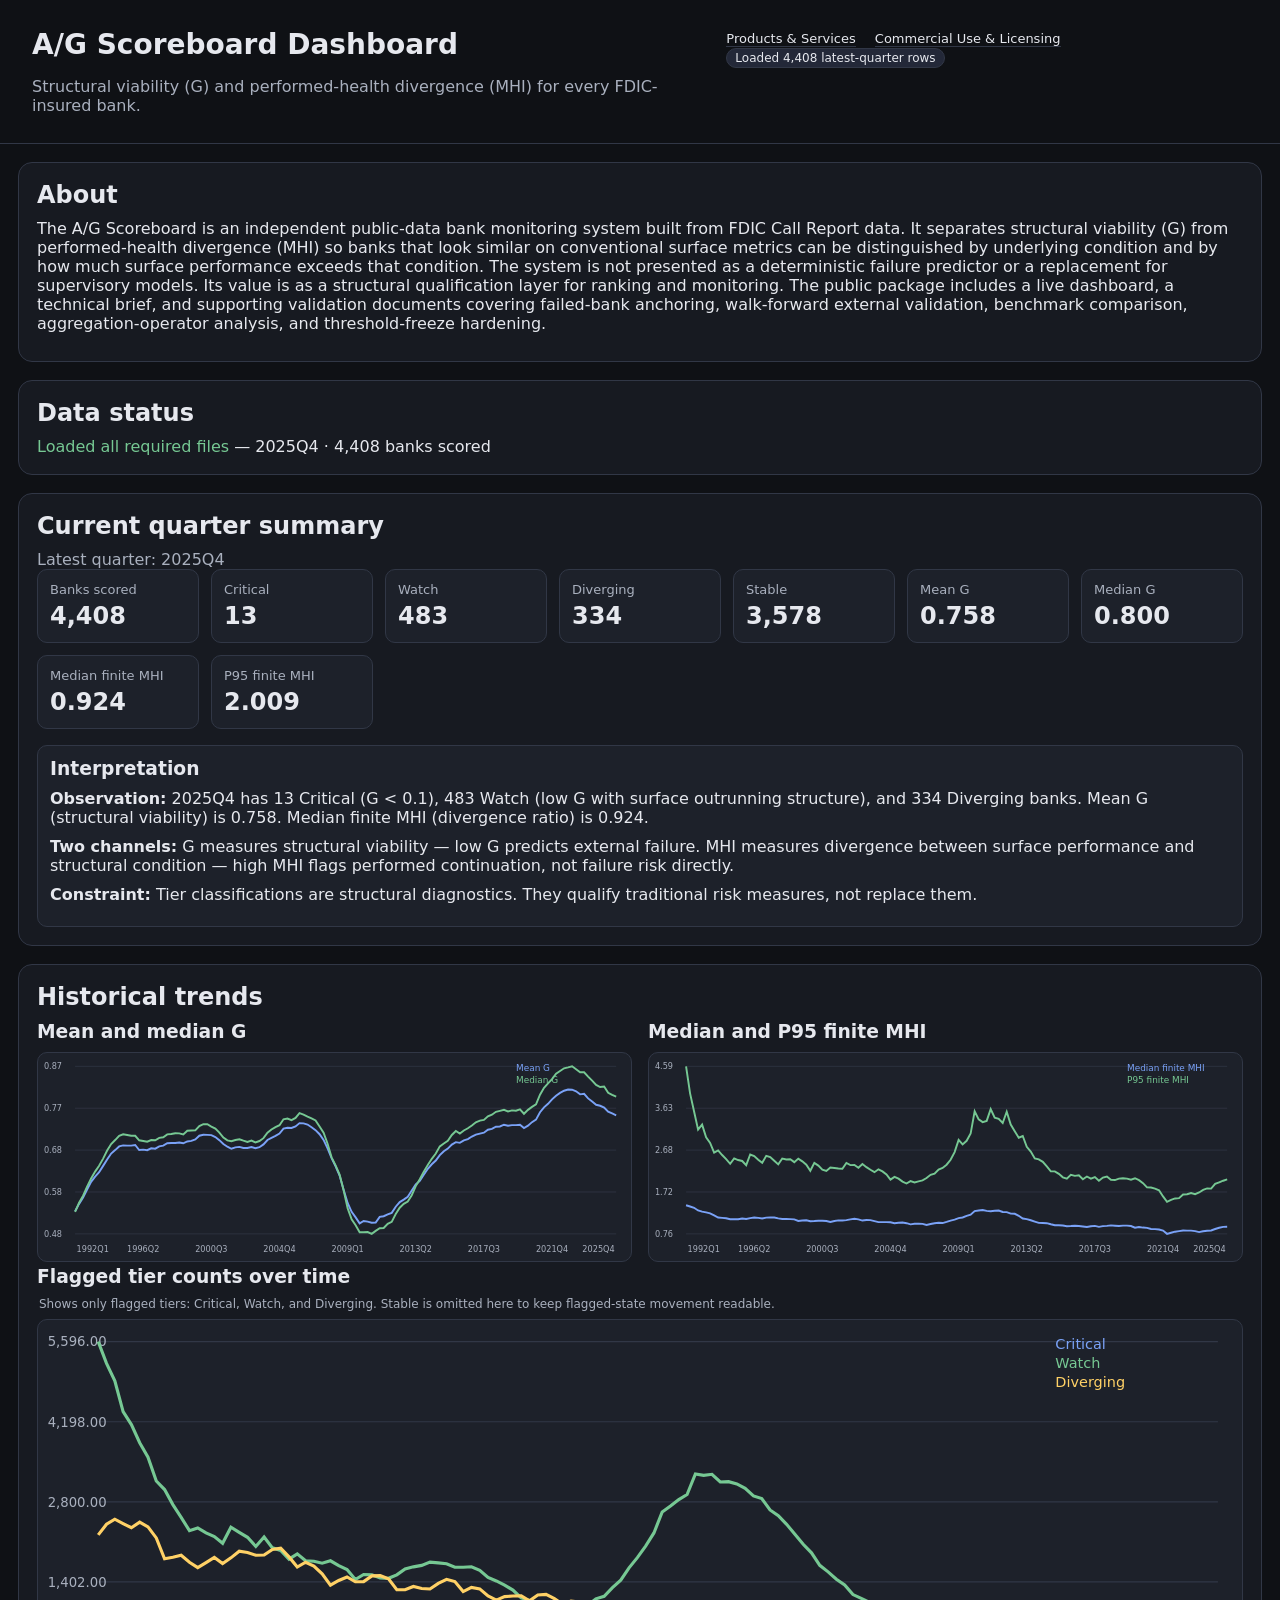
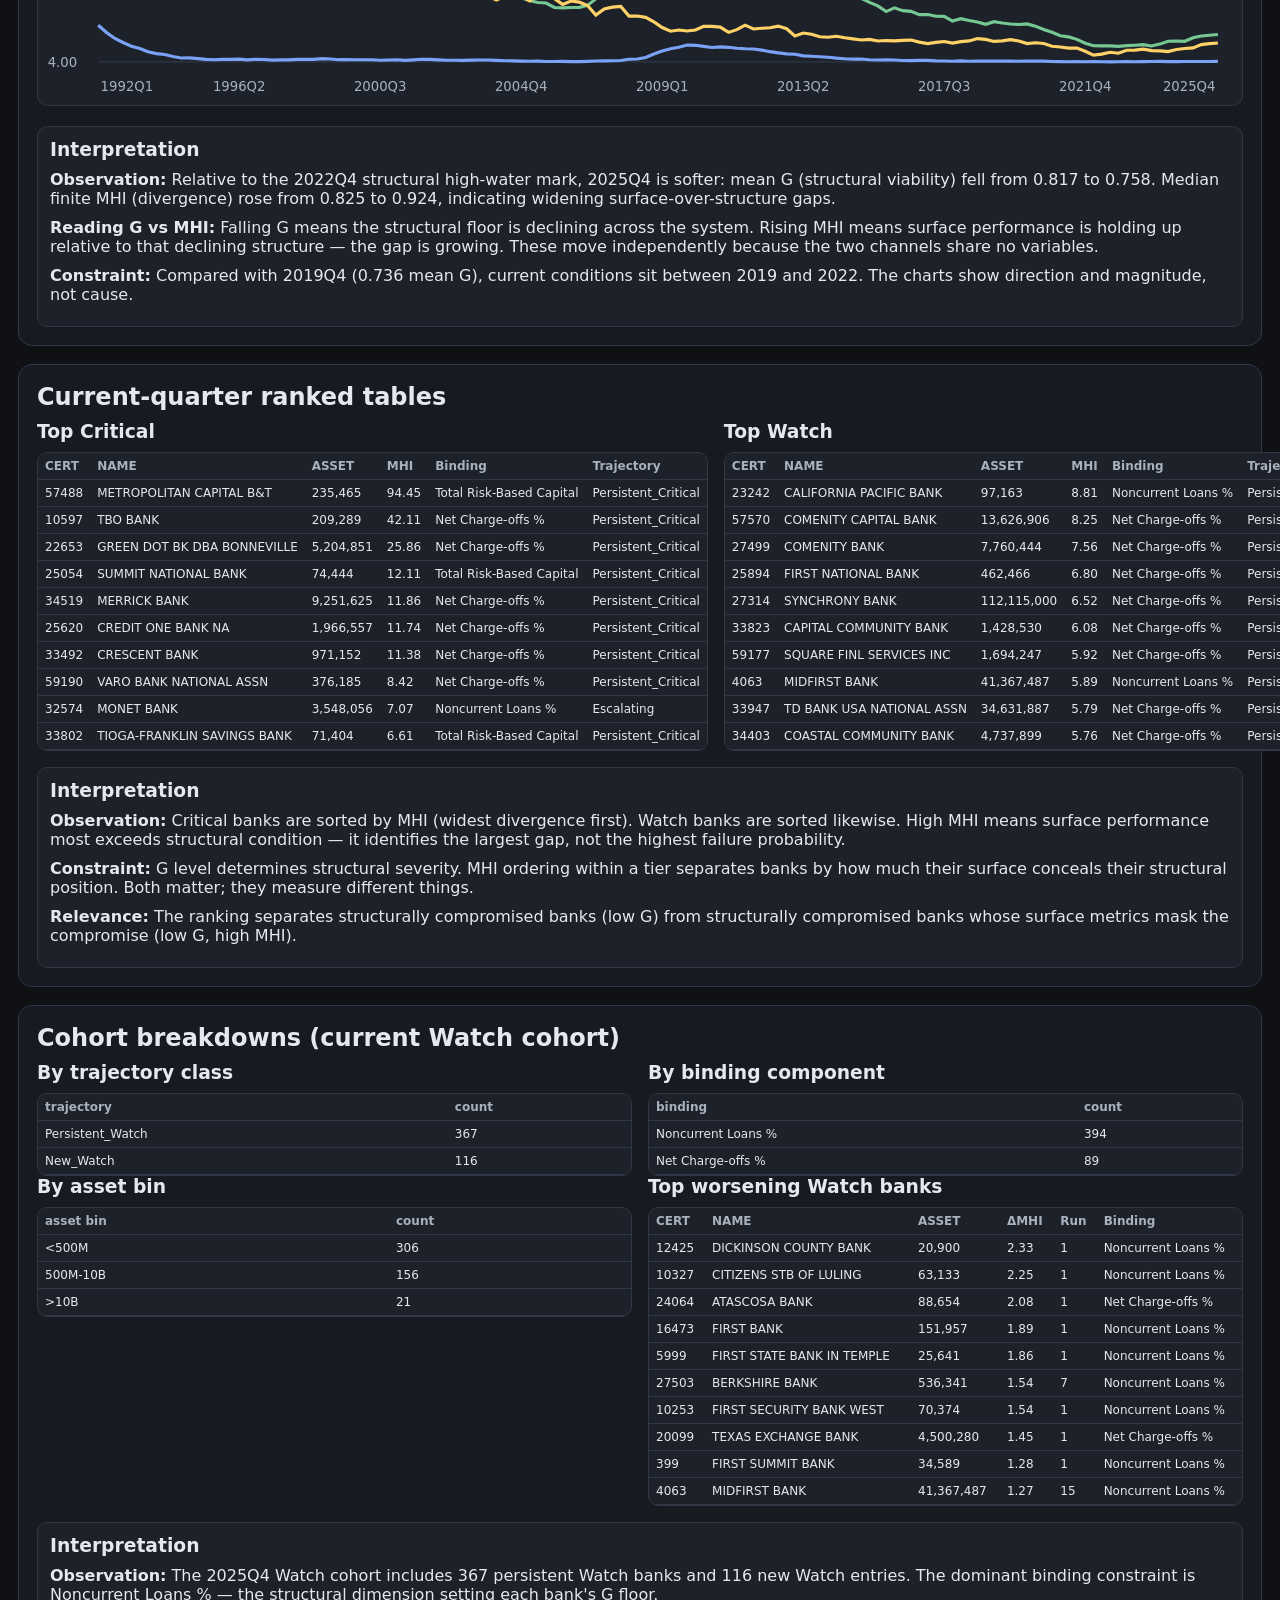
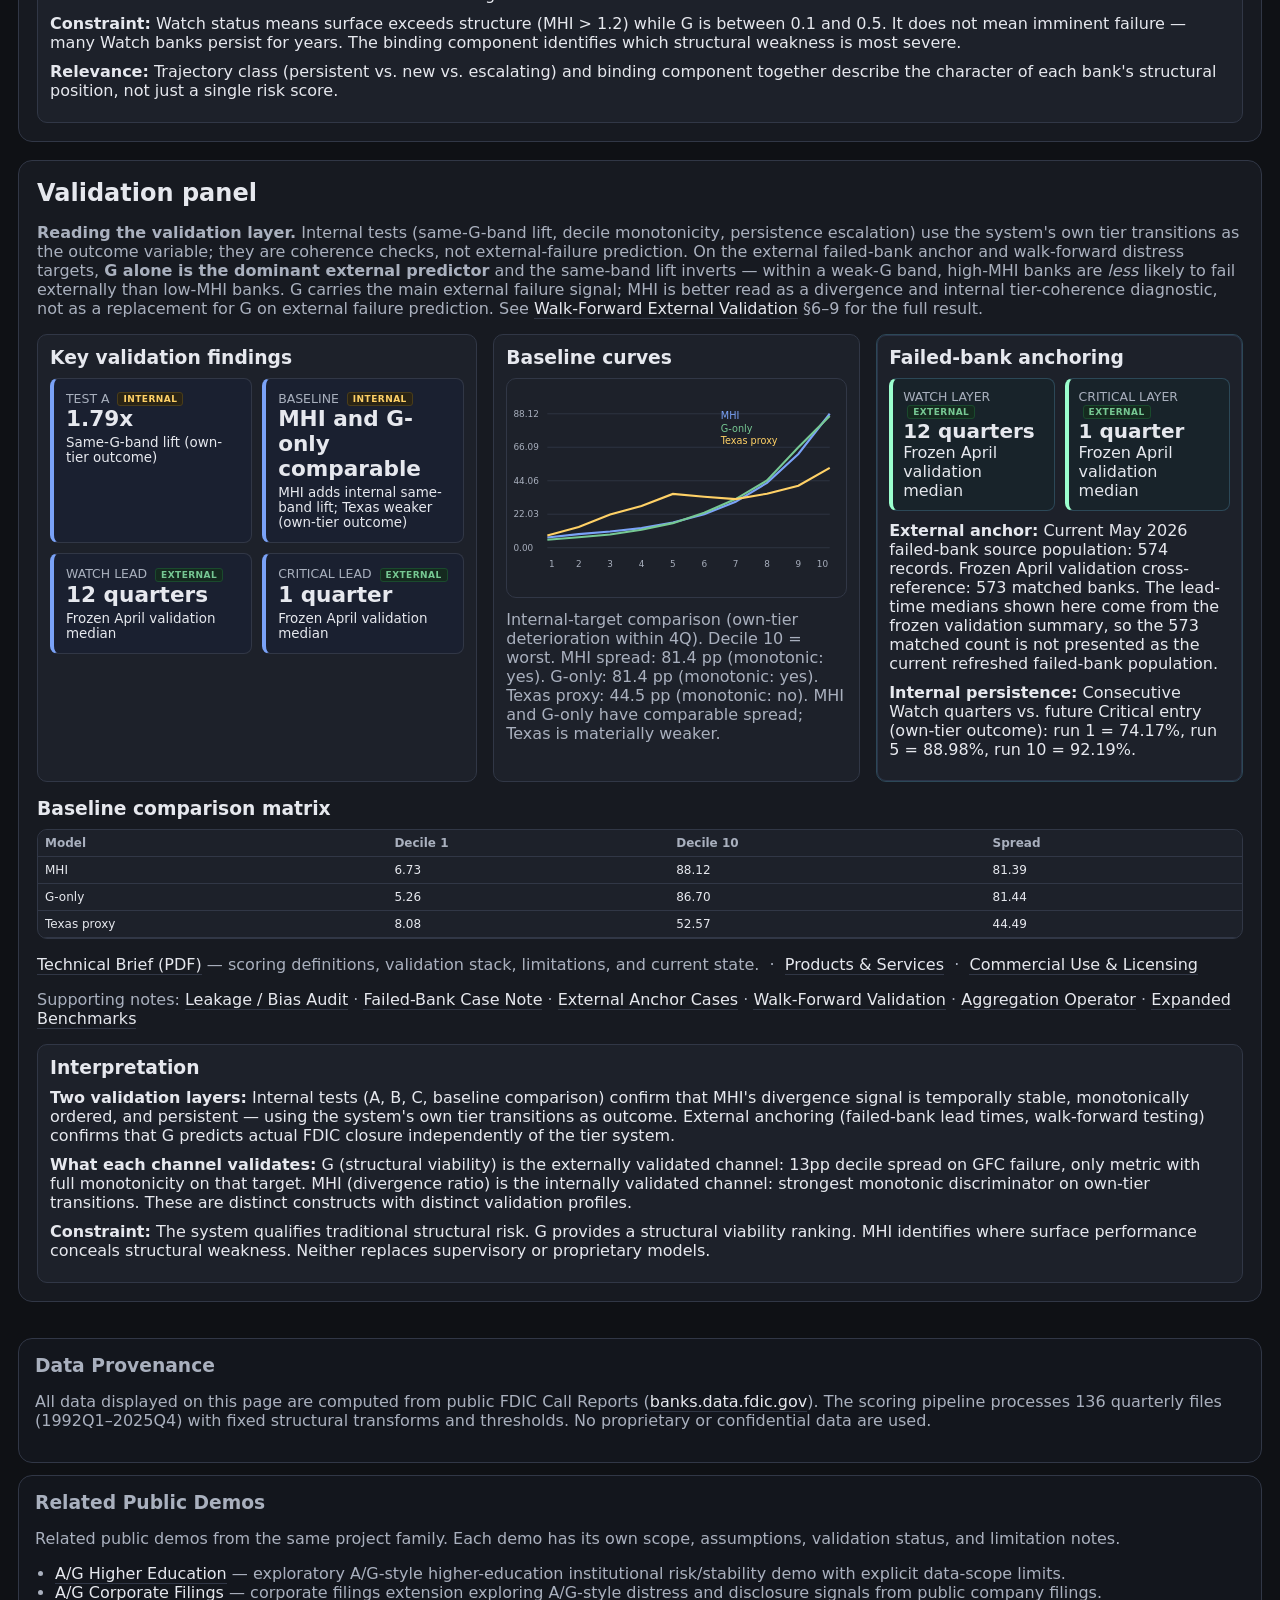
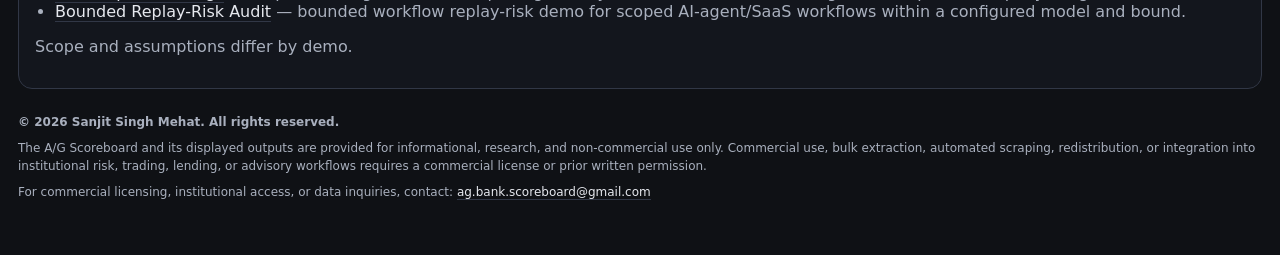
<file: index.html>
<!doctype html>
<html lang="en">
<head>
  <meta charset="utf-8" />
  <meta name="viewport" content="width=device-width,initial-scale=1" />
  <title>A/G Scoreboard Dashboard</title>
  <link rel="stylesheet" href="styles.css" />
</head>
<body>
  <header class="page-header">
    <div>
      <h1>A/G Scoreboard Dashboard</h1>
      <p class="subhead">Structural viability (G) and performed-health divergence (MHI) for every FDIC-insured bank.</p>
    </div>
    <div class="header-meta">
       <a class="nav-link" href="ag_products_services.html">Products &amp; Services</a>
       <a class="nav-link" href="licensing.html">Commercial Use &amp; Licensing</a>
       <span id="headerMeta">Loading…</span>
    </div>
  </header>

  <main class="container">
    <section class="panel about-panel">
      <h2>About</h2>
      <p class="prose-line">The A/G Scoreboard is an independent public-data bank monitoring system built from FDIC Call Report data. It separates structural viability (G) from performed-health divergence (MHI) so banks that look similar on conventional surface metrics can be distinguished by underlying condition and by how much surface performance exceeds that condition. The system is not presented as a deterministic failure predictor or a replacement for supervisory models. Its value is as a structural qualification layer for ranking and monitoring. The public package includes a live dashboard, a technical brief, and supporting validation documents covering failed-bank anchoring, walk-forward external validation, benchmark comparison, aggregation-operator analysis, and threshold-freeze hardening.</p>
    </section>

    <section class="panel">
      <h2>Data status</h2>
      <div id="loadStatus">Loading…</div>
    </section>

    <section class="panel">
      <h2>Current quarter summary</h2>
      <div id="currentQuarterMeta" class="meta-row"></div>
      <div class="stats-grid" id="summaryStats"></div>
      <div class="interp"><h3>Interpretation</h3><div id="summaryInterp"></div></div>
    </section>

    <section class="panel">
      <h2>Historical trends</h2>
      <div class="chart-grid">
        <div><h3>Mean and median G</h3><svg id="gTrend" class="chart" viewBox="0 0 800 280"></svg></div>
        <div><h3>Median and P95 finite MHI</h3><svg id="mhiTrend" class="chart" viewBox="0 0 800 280"></svg></div>
      </div>
      <div>
        <h3>Flagged tier counts over time</h3>
        <div class="chart-note">Shows only flagged tiers: Critical, Watch, and Diverging. Stable is omitted here to keep flagged-state movement readable.</div>
        <svg id="tierTrend" class="chart tall" viewBox="0 0 1000 320"></svg>
      </div>
      <div class="interp"><h3>Interpretation</h3><div id="trendInterp"></div></div>
    </section>

    <section class="panel">
      <h2>Current-quarter ranked tables</h2>
      <div class="tables-grid">
        <div><h3>Top Critical</h3><div id="criticalTable"></div></div>
        <div><h3>Top Watch</h3><div id="watchTable"></div></div>
      </div>
      <div class="interp"><h3>Interpretation</h3><div id="rankInterp"></div></div>
    </section>

    <section class="panel">
      <h2>Cohort breakdowns (current Watch cohort)</h2>
      <div class="tables-grid">
        <div><h3>By trajectory class</h3><div id="watchTrajectory"></div></div>
        <div><h3>By binding component</h3><div id="watchBinding"></div></div>
      </div>
      <div class="tables-grid">
        <div><h3>By asset bin</h3><div id="watchAssetBin"></div></div>
        <div><h3>Top worsening Watch banks</h3><div id="watchWorsening"></div></div>
      </div>
      <div class="interp"><h3>Interpretation</h3><div id="cohortInterp"></div></div>
    </section>

    <section class="panel">
      <h2>Validation panel</h2>
      <p class="small claim-discipline-note">
        <strong>Reading the validation layer.</strong>
        Internal tests (same-G-band lift, decile monotonicity, persistence escalation)
        use the system's own tier transitions as the outcome variable; they are
        coherence checks, not external-failure prediction. On the external failed-bank
        anchor and walk-forward distress targets, <strong>G alone is the dominant
        external predictor</strong> and the same-band lift inverts — within a weak-G band,
        high-MHI banks are <em>less</em> likely to fail externally than low-MHI banks.
        G carries the main external failure signal; MHI is better read as a divergence
        and internal tier-coherence diagnostic, not as a replacement for G on external
        failure prediction.
        See <a class="inline-link" href="WALKFORWARD_EXTERNAL_VALIDATION.md">Walk-Forward
        External Validation</a> §6–9 for the full result.
      </p>
      <div class="validation-grid">
        <div class="card">
          <h3>Key validation findings</h3>
          <div class="metrics-row" id="validationMetrics"></div>
        </div>
        <div class="card">
          <h3>Baseline curves</h3>
          <svg id="baselineChart" class="chart smallchart" viewBox="0 0 420 220"></svg>
          <div id="baselineCaption" class="small padtop"></div>
        </div>
        <div class="card anchor-card">
          <h3>Failed-bank anchoring</h3>
          <div id="failedBankSummary"></div>
        </div>
      </div>

      <div class="baseline-matrix-wrap">
        <h3>Baseline comparison matrix</h3>
        <div id="baselineMatrix"></div>
      </div>

      <p class="small brief-link-row">
         <a class="inline-link" href="Technical%20Brief%20(Updated).pdf">Technical Brief (PDF)</a> — scoring definitions, validation stack, limitations, and current state.
         &nbsp;·&nbsp;
         <a class="inline-link" href="ag_products_services.html">Products &amp; Services</a>
         &nbsp;·&nbsp;
        <a class="inline-link" href="licensing.html">Commercial Use &amp; Licensing</a>
      </p>
      <p class="small brief-link-row">
        Supporting notes:
        <a class="inline-link" href="AG%20Leakage%20Bias%20Audit%20Memo.pdf">Leakage / Bias Audit</a>
        ·
        <a class="inline-link" href="FAILED_BANK_CASE_NOTE.pdf">Failed-Bank Case Note</a>
        ·
        <a class="inline-link" href="EXTERNAL_ANCHOR_CASE_SET.md">External Anchor Cases</a>
        ·
        <a class="inline-link" href="WALKFORWARD_EXTERNAL_VALIDATION.md">Walk-Forward Validation</a>
        ·
        <a class="inline-link" href="AGGREGATION_OPERATOR_NOTE.md">Aggregation Operator</a>
        ·
        <a class="inline-link" href="BENCHMARK_EXPANSION_NOTE.md">Expanded Benchmarks</a>
      </p>

      <div class="interp"><h3>Interpretation</h3><div id="validationInterp"></div></div>
    </section>
  </main>

  <footer class="page-footer">
    <div class="footer-card">
      <h3>Data Provenance</h3>
      <p class="small">
        All data displayed on this page are computed from public FDIC Call Reports
        (<a class="inline-link" href="https://banks.data.fdic.gov">banks.data.fdic.gov</a>).
        The scoring pipeline processes 136 quarterly files (1992Q1–2025Q4) with fixed structural
        transforms and thresholds. No proprietary or confidential data are used.
      </p>
    </div>
    <div class="footer-card">
      <h3>Related Public Demos</h3>
      <p class="small">
        Related public demos from the same project family. Each demo has its own
        scope, assumptions, validation status, and limitation notes.
      </p>
      <ul class="downloads small">
        <li><a class="inline-link" href="https://bome2017.github.io/ag-higher-education/">A/G Higher Education</a> — exploratory A/G-style higher-education institutional risk/stability demo with explicit data-scope limits.</li>
        <li><a class="inline-link" href="https://bome2017.github.io/ag-corporate-filings/">A/G Corporate Filings</a> — corporate filings extension exploring A/G-style distress and disclosure signals from public company filings.</li>
        <li><a class="inline-link" href="https://bome2017.github.io/Replay-Verifier/">Bounded Replay-Risk Audit</a> — bounded workflow replay-risk demo for scoped AI-agent/SaaS workflows within a configured model and bound.</li>
      </ul>
      <p class="small">Scope and assumptions differ by demo.</p>
    </div>
  </footer>

  <footer class="legal-footer">
    <p><strong>&copy; 2026 Sanjit Singh Mehat. All rights reserved.</strong></p>
    <p>
      The A/G Scoreboard and its displayed outputs are provided for informational,
      research, and non-commercial use only. Commercial use, bulk extraction,
      automated scraping, redistribution, or integration into institutional risk,
      trading, lending, or advisory workflows requires a commercial license or prior written permission.
    </p>
    <p>
      For commercial licensing, institutional access, or data inquiries, contact:
      <a href="mailto:ag.bank.scoreboard@gmail.com">ag.bank.scoreboard@gmail.com</a>
    </p>
  </footer>

  <script src="app.js"></script>
</body>
</html>
</file>
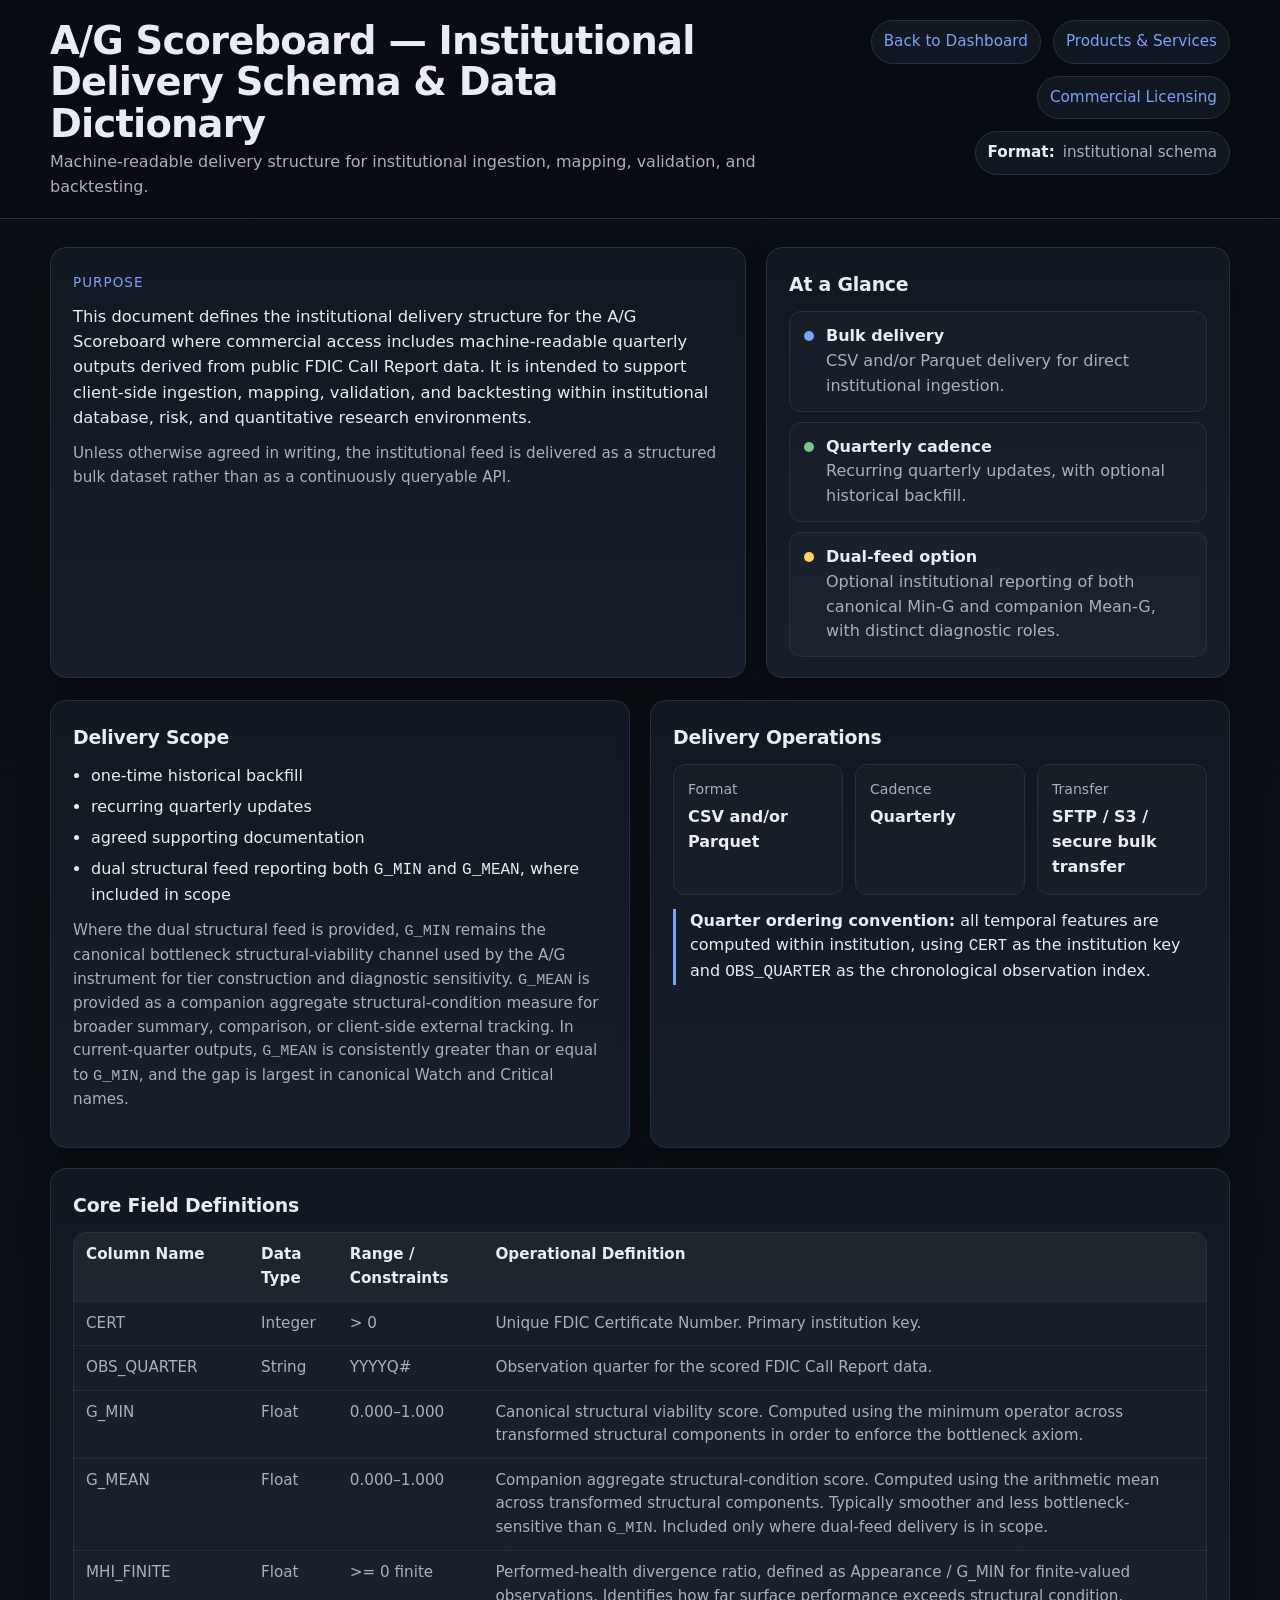
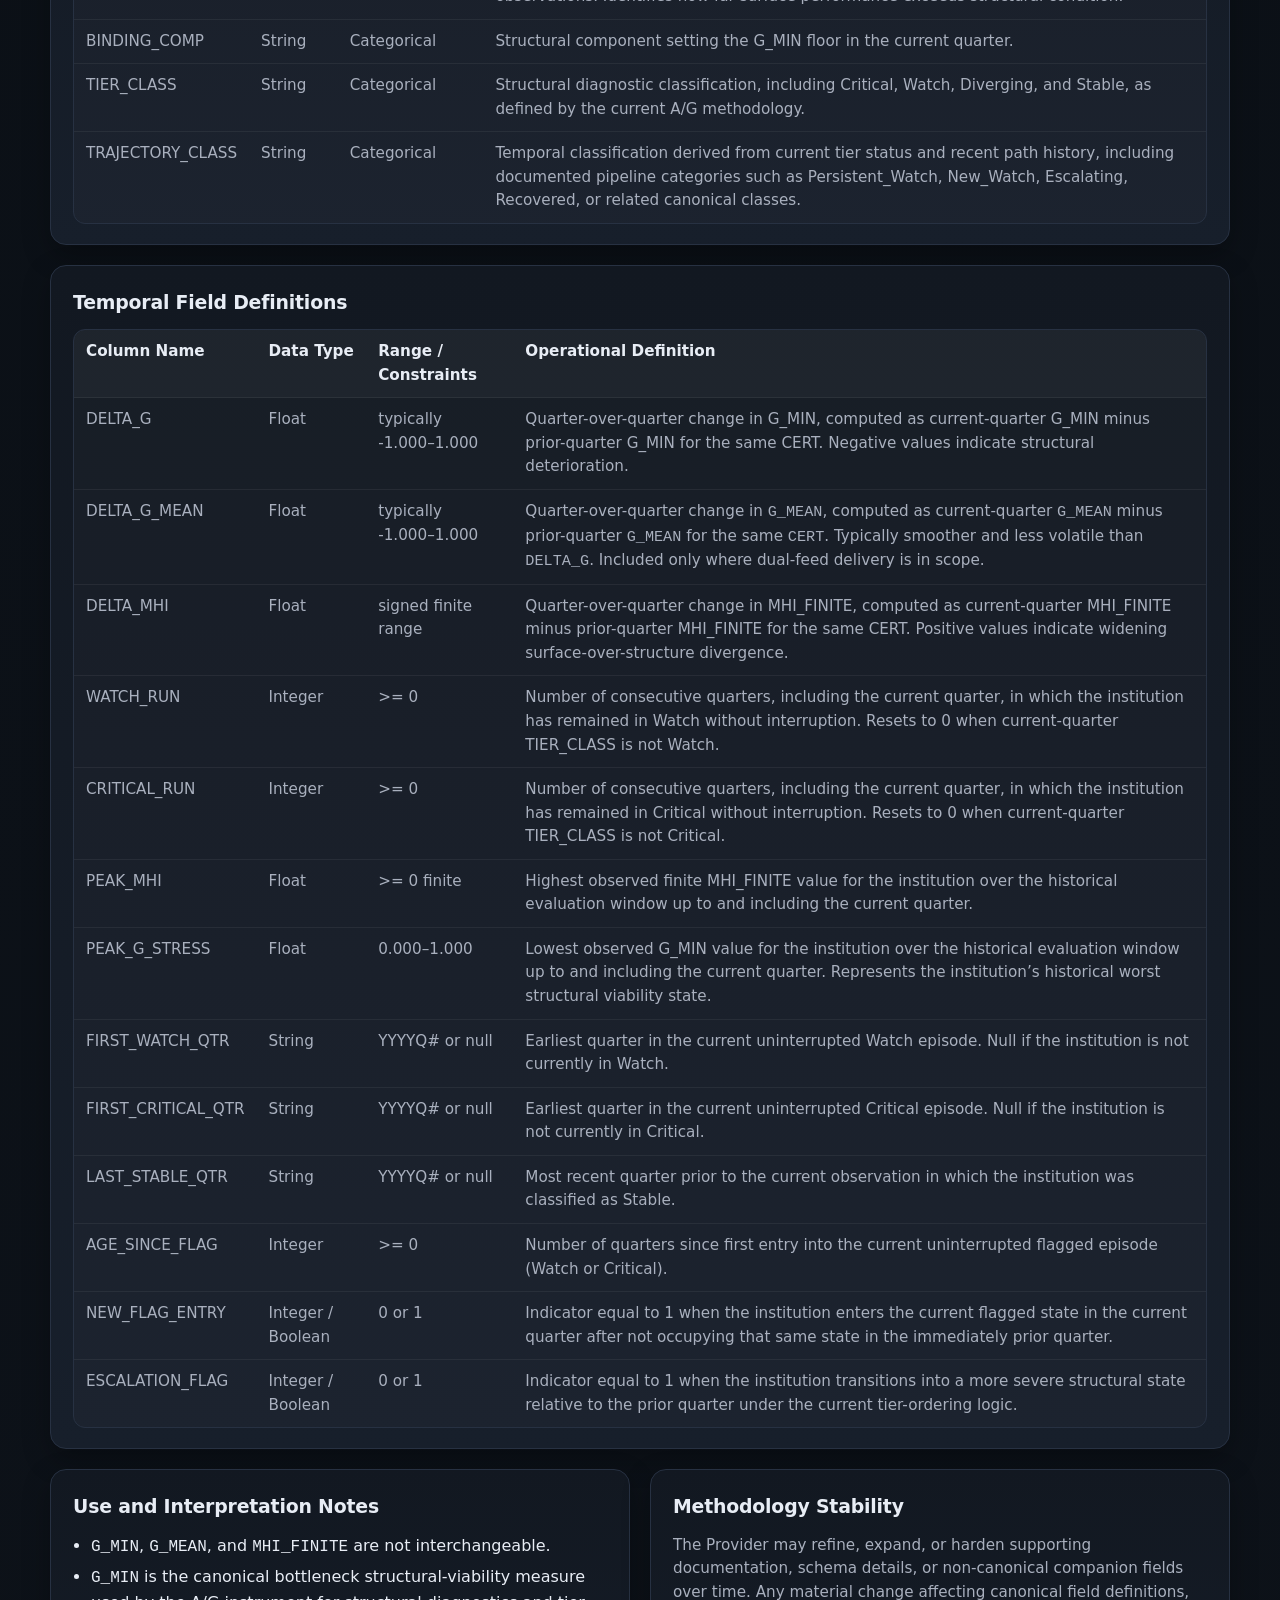
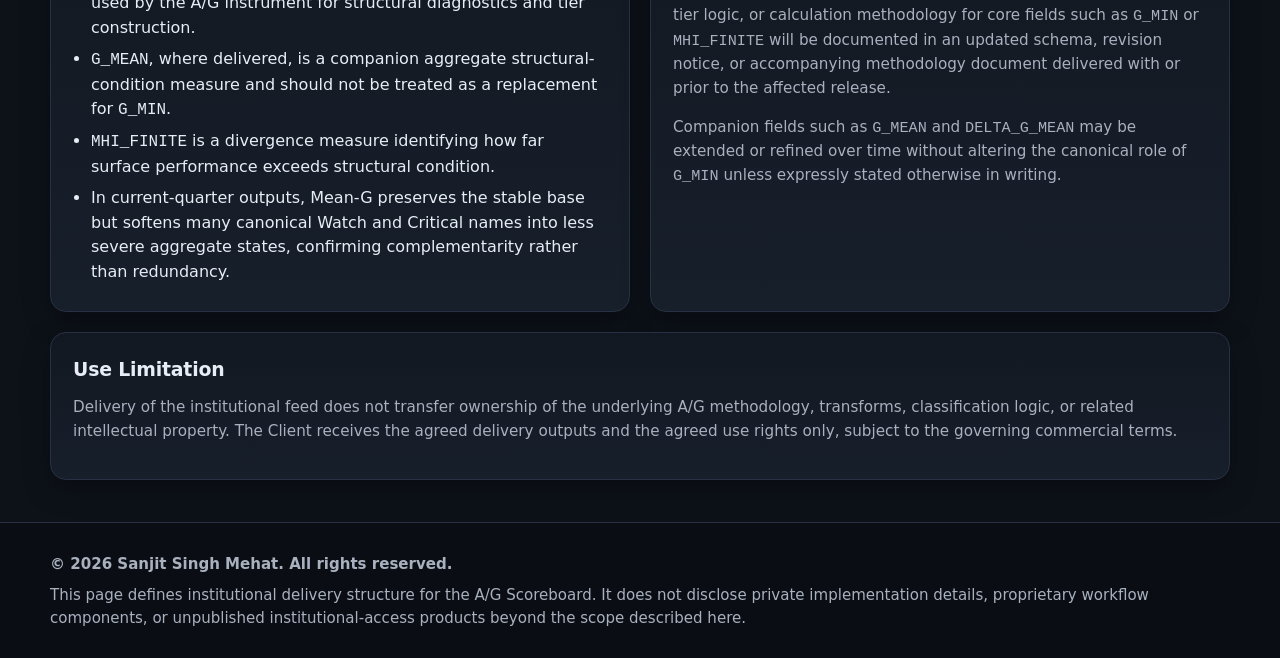
<file: ag_institutional_delivery_schema.html>
<!DOCTYPE html>
<html lang="en">
<head>
  <meta charset="utf-8" />
  <meta name="viewport" content="width=device-width, initial-scale=1" />
  <title>A/G Scoreboard — Institutional Delivery Schema &amp; Data Dictionary</title>
  <style>
    :root{
      --bg:#0b0f14;
      --panel:#121821;
      --panel-2:#171f2b;
      --border:#273142;
      --text:#e8edf5;
      --muted:#a9b0be;
      --accent:#7aa2f7;
      --accent-2:#76c893;
      --shadow:0 10px 28px rgba(0,0,0,.28);
      --radius:16px;
      --radius-sm:12px;
      --container:1180px;
    }
    *{box-sizing:border-box}
    html,body{margin:0;padding:0;background:linear-gradient(180deg,#0a0f15 0%, #0d1219 100%);color:var(--text);font:16px/1.55 Inter, ui-sans-serif, system-ui, -apple-system, Segoe UI, Roboto, Helvetica, Arial, sans-serif}
    a{color:var(--accent);text-decoration:none}
    a:hover{text-decoration:underline}
    .page-header{
      border-bottom:1px solid var(--border);
      background:rgba(8,12,18,.85);
      backdrop-filter: blur(8px);
      position:sticky;top:0;z-index:10;
    }
    .header-inner,.container,.legal-footer-inner{
      width:min(calc(100% - 32px),var(--container));
      margin:0 auto;
    }
    .header-inner{
      display:flex;gap:20px;justify-content:space-between;align-items:flex-start;
      padding:20px 0 18px;
    }
    h1{margin:0 0 6px;font-size:clamp(1.85rem,3vw,2.5rem);line-height:1.08;letter-spacing:-.02em}
    h2{margin:0 0 12px;font-size:1.18rem;letter-spacing:-.01em}
    h3{margin:0 0 10px;font-size:1rem}
    .subhead{margin:0;color:var(--muted);max-width:820px}
    .header-meta{
      display:flex;gap:12px;align-items:center;flex-wrap:wrap;justify-content:flex-end;
      color:var(--muted);font-size:.95rem
    }
    .nav-link,.badge{
      display:inline-flex;align-items:center;gap:8px;border:1px solid var(--border);
      background:var(--panel);padding:9px 12px;border-radius:999px;white-space:nowrap
    }
    .badge strong{color:var(--text)}
    main.container{padding:28px 0 42px}
    .hero{
      display:grid;grid-template-columns:1.2fr .8fr;gap:20px;margin-bottom:22px;
    }
    .panel{
      background:linear-gradient(180deg,var(--panel) 0%, var(--panel-2) 100%);
      border:1px solid var(--border);border-radius:var(--radius);box-shadow:var(--shadow);
      padding:22px 22px 20px;
    }
    .lede{font-size:1.02rem;margin:0;color:var(--text)}
    .mini-note{margin-top:12px;color:var(--muted);font-size:.95rem}
    .eyebrow{
      display:inline-block;margin:0 0 10px;color:var(--accent);font-size:.84rem;
      letter-spacing:.08em;text-transform:uppercase
    }
    .status-list{display:grid;gap:10px;margin:0;padding:0;list-style:none}
    .status-item{
      display:flex;gap:12px;align-items:flex-start;padding:12px 14px;background:rgba(255,255,255,.02);
      border:1px solid var(--border);border-radius:var(--radius-sm)
    }
    .dot{width:10px;height:10px;border-radius:999px;flex:0 0 10px;margin-top:7px}
    .dot.a{background:var(--accent)}
    .dot.b{background:var(--accent-2)}
    .dot.c{background:#ffd166}
    .section-grid{
      display:grid;grid-template-columns:repeat(12,1fr);gap:20px;margin-top:20px
    }
    .span-12{grid-column:span 12}
    .span-8{grid-column:span 8}
    .span-6{grid-column:span 6}
    .span-4{grid-column:span 4}
    .list{margin:10px 0 0 0;padding-left:18px}
    .list li{margin:6px 0}
    .small-cards{display:grid;grid-template-columns:repeat(3,minmax(0,1fr));gap:12px}
    .small-card{background:rgba(255,255,255,.02);border:1px solid var(--border);border-radius:12px;padding:14px}
    .small-card .k{display:block;color:var(--muted);font-size:.88rem;margin-bottom:4px}
    .small-card .v{font-weight:600}
    .table-wrap{overflow-x:auto;border:1px solid var(--border);border-radius:12px;background:rgba(255,255,255,.02)}
    table{width:100%;border-collapse:collapse;font-size:.95rem}
    th,td{padding:10px 12px;border-bottom:1px solid rgba(255,255,255,.06);vertical-align:top;text-align:left}
    th{color:var(--text);background:rgba(255,255,255,.03);font-weight:600}
    td{color:var(--muted)}
    tr:last-child td{border-bottom:none}
    .boundary-box{border-left:3px solid var(--accent);padding-left:14px;margin:14px 0 0}
    .legal-footer{border-top:1px solid var(--border);background:#0a0e14}
    .legal-footer-inner{padding:22px 0 34px;color:var(--muted);font-size:.94rem}
    .legal-footer p{margin:8px 0}
    @media (max-width: 980px){
      .hero,.small-cards{grid-template-columns:1fr}
      .span-8,.span-6,.span-4{grid-column:span 12}
      .header-inner{flex-direction:column}
      .header-meta{justify-content:flex-start}
    }
  </style>
</head>
<body>
  <header class="page-header">
    <div class="header-inner">
      <div>
        <h1>A/G Scoreboard — Institutional Delivery Schema &amp; Data Dictionary</h1>
        <p class="subhead">Machine-readable delivery structure for institutional ingestion, mapping, validation, and backtesting.</p>
      </div>
      <div class="header-meta">
        <a class="nav-link" href="index.html">Back to Dashboard</a>
        <a class="nav-link" href="ag_products_services.html">Products &amp; Services</a>
        <a class="nav-link" href="licensing.html">Commercial Licensing</a>
        <span class="badge"><strong>Format:</strong> institutional schema</span>
      </div>
    </div>
  </header>

  <main class="container">
    <section class="hero">
      <div class="panel">
        <span class="eyebrow">Purpose</span>
        <p class="lede">
          This document defines the institutional delivery structure for the A/G Scoreboard where commercial access includes
          machine-readable quarterly outputs derived from public FDIC Call Report data. It is intended to support client-side
          ingestion, mapping, validation, and backtesting within institutional database, risk, and quantitative research environments.
        </p>
        <p class="mini-note">
          Unless otherwise agreed in writing, the institutional feed is delivered as a structured bulk dataset rather than as a continuously queryable API.
        </p>
      </div>

      <aside class="panel">
        <h2>At a Glance</h2>
        <ul class="status-list">
          <li class="status-item">
            <span class="dot a"></span>
            <div><strong>Bulk delivery</strong><br><span class="subhead">CSV and/or Parquet delivery for direct institutional ingestion.</span></div>
          </li>
          <li class="status-item">
            <span class="dot b"></span>
            <div><strong>Quarterly cadence</strong><br><span class="subhead">Recurring quarterly updates, with optional historical backfill.</span></div>
          </li>
          <li class="status-item">
            <span class="dot c"></span>
            <div><strong>Dual-feed option</strong><br><span class="subhead">Optional institutional reporting of both canonical Min-G and companion Mean-G, with distinct diagnostic roles.</span></div>
          </li>
        </ul>
      </aside>
    </section>

    <section class="section-grid">
      <section class="panel span-6">
        <h2>Delivery Scope</h2>
        <ul class="list">
          <li>one-time historical backfill</li>
          <li>recurring quarterly updates</li>
          <li>agreed supporting documentation</li>
          <li>dual structural feed reporting both <code>G_MIN</code> and <code>G_MEAN</code>, where included in scope</li>
        </ul>
        <p class="mini-note">
          Where the dual structural feed is provided, <code>G_MIN</code> remains the canonical bottleneck structural-viability channel
          used by the A/G instrument for tier construction and diagnostic sensitivity. <code>G_MEAN</code> is provided as a companion
          aggregate structural-condition measure for broader summary, comparison, or client-side external tracking. In current-quarter outputs,
          <code>G_MEAN</code> is consistently greater than or equal to <code>G_MIN</code>, and the gap is largest in canonical Watch and Critical names.
        </p>
      </section>

      <section class="panel span-6">
        <h2>Delivery Operations</h2>
        <div class="small-cards">
          <div class="small-card">
            <span class="k">Format</span>
            <div class="v">CSV and/or Parquet</div>
          </div>
          <div class="small-card">
            <span class="k">Cadence</span>
            <div class="v">Quarterly</div>
          </div>
          <div class="small-card">
            <span class="k">Transfer</span>
            <div class="v">SFTP / S3 / secure bulk transfer</div>
          </div>
        </div>
        <div class="boundary-box">
          <strong>Quarter ordering convention:</strong> all temporal features are computed within institution, using
          <code>CERT</code> as the institution key and <code>OBS_QUARTER</code> as the chronological observation index.
        </div>
      </section>

      <section class="panel span-12">
        <h2>Core Field Definitions</h2>
        <div class="table-wrap">
          <table>
            <thead>
              <tr>
                <th>Column Name</th>
                <th>Data Type</th>
                <th>Range / Constraints</th>
                <th>Operational Definition</th>
              </tr>
            </thead>
            <tbody>
              <tr><td>CERT</td><td>Integer</td><td>&gt; 0</td><td>Unique FDIC Certificate Number. Primary institution key.</td></tr>
              <tr><td>OBS_QUARTER</td><td>String</td><td>YYYYQ#</td><td>Observation quarter for the scored FDIC Call Report data.</td></tr>
              <tr><td>G_MIN</td><td>Float</td><td>0.000–1.000</td><td>Canonical structural viability score. Computed using the minimum operator across transformed structural components in order to enforce the bottleneck axiom.</td></tr>
              <tr><td>G_MEAN</td><td>Float</td><td>0.000–1.000</td><td>Companion aggregate structural-condition score. Computed using the arithmetic mean across transformed structural components. Typically smoother and less bottleneck-sensitive than <code>G_MIN</code>. Included only where dual-feed delivery is in scope.</td></tr>
              <tr><td>MHI_FINITE</td><td>Float</td><td>&gt;= 0 finite</td><td>Performed-health divergence ratio, defined as Appearance / G_MIN for finite-valued observations. Identifies how far surface performance exceeds structural condition.</td></tr>
              <tr><td>BINDING_COMP</td><td>String</td><td>Categorical</td><td>Structural component setting the G_MIN floor in the current quarter.</td></tr>
              <tr><td>TIER_CLASS</td><td>String</td><td>Categorical</td><td>Structural diagnostic classification, including Critical, Watch, Diverging, and Stable, as defined by the current A/G methodology.</td></tr>
              <tr><td>TRAJECTORY_CLASS</td><td>String</td><td>Categorical</td><td>Temporal classification derived from current tier status and recent path history, including documented pipeline categories such as Persistent_Watch, New_Watch, Escalating, Recovered, or related canonical classes.</td></tr>
            </tbody>
          </table>
        </div>
      </section>

      <section class="panel span-12">
        <h2>Temporal Field Definitions</h2>
        <div class="table-wrap">
          <table>
            <thead>
              <tr>
                <th>Column Name</th>
                <th>Data Type</th>
                <th>Range / Constraints</th>
                <th>Operational Definition</th>
              </tr>
            </thead>
            <tbody>
              <tr><td>DELTA_G</td><td>Float</td><td>typically -1.000–1.000</td><td>Quarter-over-quarter change in G_MIN, computed as current-quarter G_MIN minus prior-quarter G_MIN for the same CERT. Negative values indicate structural deterioration.</td></tr>
              <tr><td>DELTA_G_MEAN</td><td>Float</td><td>typically -1.000–1.000</td><td>Quarter-over-quarter change in <code>G_MEAN</code>, computed as current-quarter <code>G_MEAN</code> minus prior-quarter <code>G_MEAN</code> for the same <code>CERT</code>. Typically smoother and less volatile than <code>DELTA_G</code>. Included only where dual-feed delivery is in scope.</td></tr>
              <tr><td>DELTA_MHI</td><td>Float</td><td>signed finite range</td><td>Quarter-over-quarter change in MHI_FINITE, computed as current-quarter MHI_FINITE minus prior-quarter MHI_FINITE for the same CERT. Positive values indicate widening surface-over-structure divergence.</td></tr>
              <tr><td>WATCH_RUN</td><td>Integer</td><td>&gt;= 0</td><td>Number of consecutive quarters, including the current quarter, in which the institution has remained in Watch without interruption. Resets to 0 when current-quarter TIER_CLASS is not Watch.</td></tr>
              <tr><td>CRITICAL_RUN</td><td>Integer</td><td>&gt;= 0</td><td>Number of consecutive quarters, including the current quarter, in which the institution has remained in Critical without interruption. Resets to 0 when current-quarter TIER_CLASS is not Critical.</td></tr>
              <tr><td>PEAK_MHI</td><td>Float</td><td>&gt;= 0 finite</td><td>Highest observed finite MHI_FINITE value for the institution over the historical evaluation window up to and including the current quarter.</td></tr>
              <tr><td>PEAK_G_STRESS</td><td>Float</td><td>0.000–1.000</td><td>Lowest observed G_MIN value for the institution over the historical evaluation window up to and including the current quarter. Represents the institution’s historical worst structural viability state.</td></tr>
              <tr><td>FIRST_WATCH_QTR</td><td>String</td><td>YYYYQ# or null</td><td>Earliest quarter in the current uninterrupted Watch episode. Null if the institution is not currently in Watch.</td></tr>
              <tr><td>FIRST_CRITICAL_QTR</td><td>String</td><td>YYYYQ# or null</td><td>Earliest quarter in the current uninterrupted Critical episode. Null if the institution is not currently in Critical.</td></tr>
              <tr><td>LAST_STABLE_QTR</td><td>String</td><td>YYYYQ# or null</td><td>Most recent quarter prior to the current observation in which the institution was classified as Stable.</td></tr>
              <tr><td>AGE_SINCE_FLAG</td><td>Integer</td><td>&gt;= 0</td><td>Number of quarters since first entry into the current uninterrupted flagged episode (Watch or Critical).</td></tr>
              <tr><td>NEW_FLAG_ENTRY</td><td>Integer / Boolean</td><td>0 or 1</td><td>Indicator equal to 1 when the institution enters the current flagged state in the current quarter after not occupying that same state in the immediately prior quarter.</td></tr>
              <tr><td>ESCALATION_FLAG</td><td>Integer / Boolean</td><td>0 or 1</td><td>Indicator equal to 1 when the institution transitions into a more severe structural state relative to the prior quarter under the current tier-ordering logic.</td></tr>
            </tbody>
          </table>
        </div>
      </section>

      <section class="panel span-6">
        <h2>Use and Interpretation Notes</h2>
        <ul class="list">
          <li><code>G_MIN</code>, <code>G_MEAN</code>, and <code>MHI_FINITE</code> are not interchangeable.</li>
          <li><code>G_MIN</code> is the canonical bottleneck structural-viability measure used by the A/G instrument for structural diagnostics and tier construction.</li>
          <li><code>G_MEAN</code>, where delivered, is a companion aggregate structural-condition measure and should not be treated as a replacement for <code>G_MIN</code>.</li>
          <li><code>MHI_FINITE</code> is a divergence measure identifying how far surface performance exceeds structural condition.</li>
          <li>In current-quarter outputs, Mean-G preserves the stable base but softens many canonical Watch and Critical names into less severe aggregate states, confirming complementarity rather than redundancy.</li>
        </ul>
      </section>

      <section class="panel span-6">
        <h2>Methodology Stability</h2>
        <p class="mini-note">
          The Provider may refine, expand, or harden supporting documentation, schema details, or non-canonical companion fields over time.
          Any material change affecting canonical field definitions, tier logic, or calculation methodology for core fields such as
          <code>G_MIN</code> or <code>MHI_FINITE</code> will be documented in an updated schema, revision notice, or accompanying methodology document
          delivered with or prior to the affected release.
        </p>
        <p class="mini-note">
          Companion fields such as <code>G_MEAN</code> and <code>DELTA_G_MEAN</code> may be extended or refined over time without altering the canonical role of <code>G_MIN</code> unless expressly stated otherwise in writing.
        </p>
      </section>

      <section class="panel span-12">
        <h2>Use Limitation</h2>
        <p class="mini-note">
          Delivery of the institutional feed does not transfer ownership of the underlying A/G methodology, transforms, classification logic,
          or related intellectual property. The Client receives the agreed delivery outputs and the agreed use rights only, subject to the
          governing commercial terms.
        </p>
      </section>
    </section>
  </main>

  <footer class="legal-footer">
    <div class="legal-footer-inner">
      <p><strong>&copy; 2026 Sanjit Singh Mehat. All rights reserved.</strong></p>
      <p>
        This page defines institutional delivery structure for the A/G Scoreboard. It does not disclose private implementation details,
        proprietary workflow components, or unpublished institutional-access products beyond the scope described here.
      </p>
    </div>
  </footer>
</body>
</html>
</file>
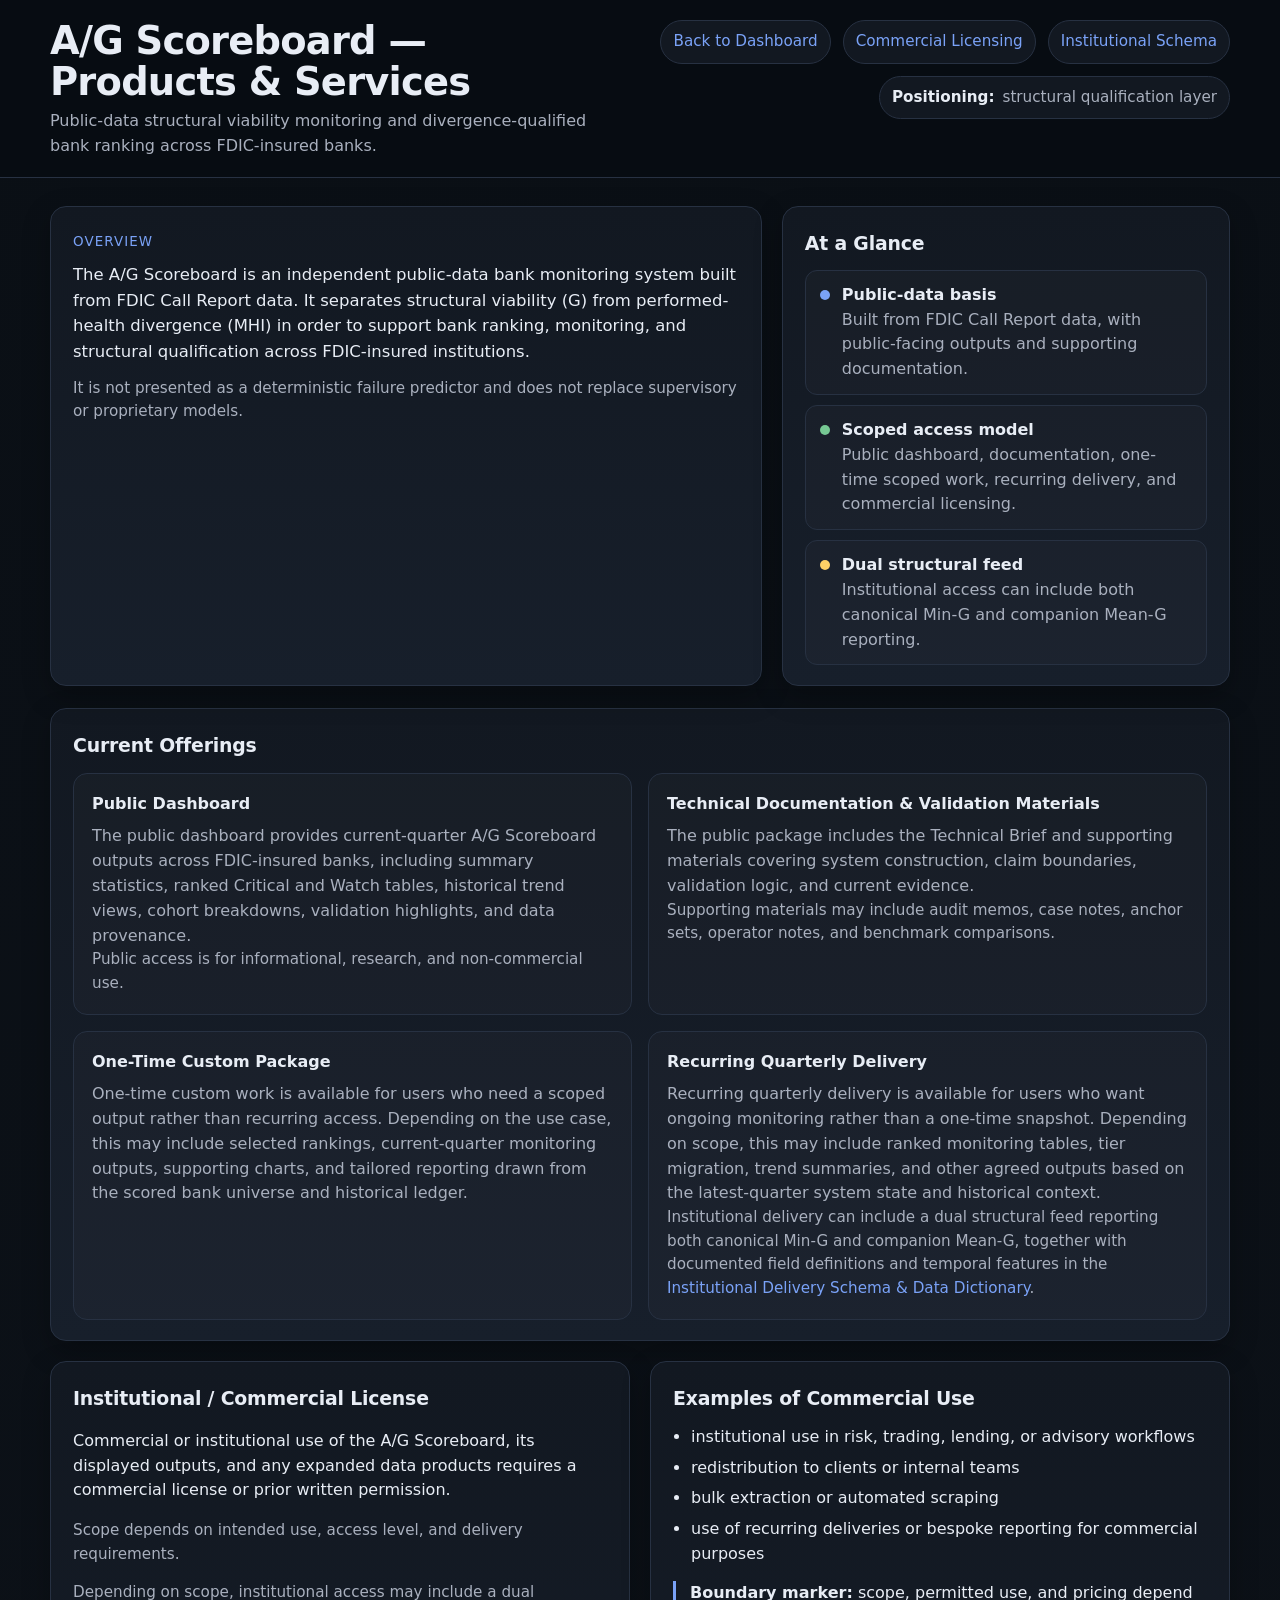
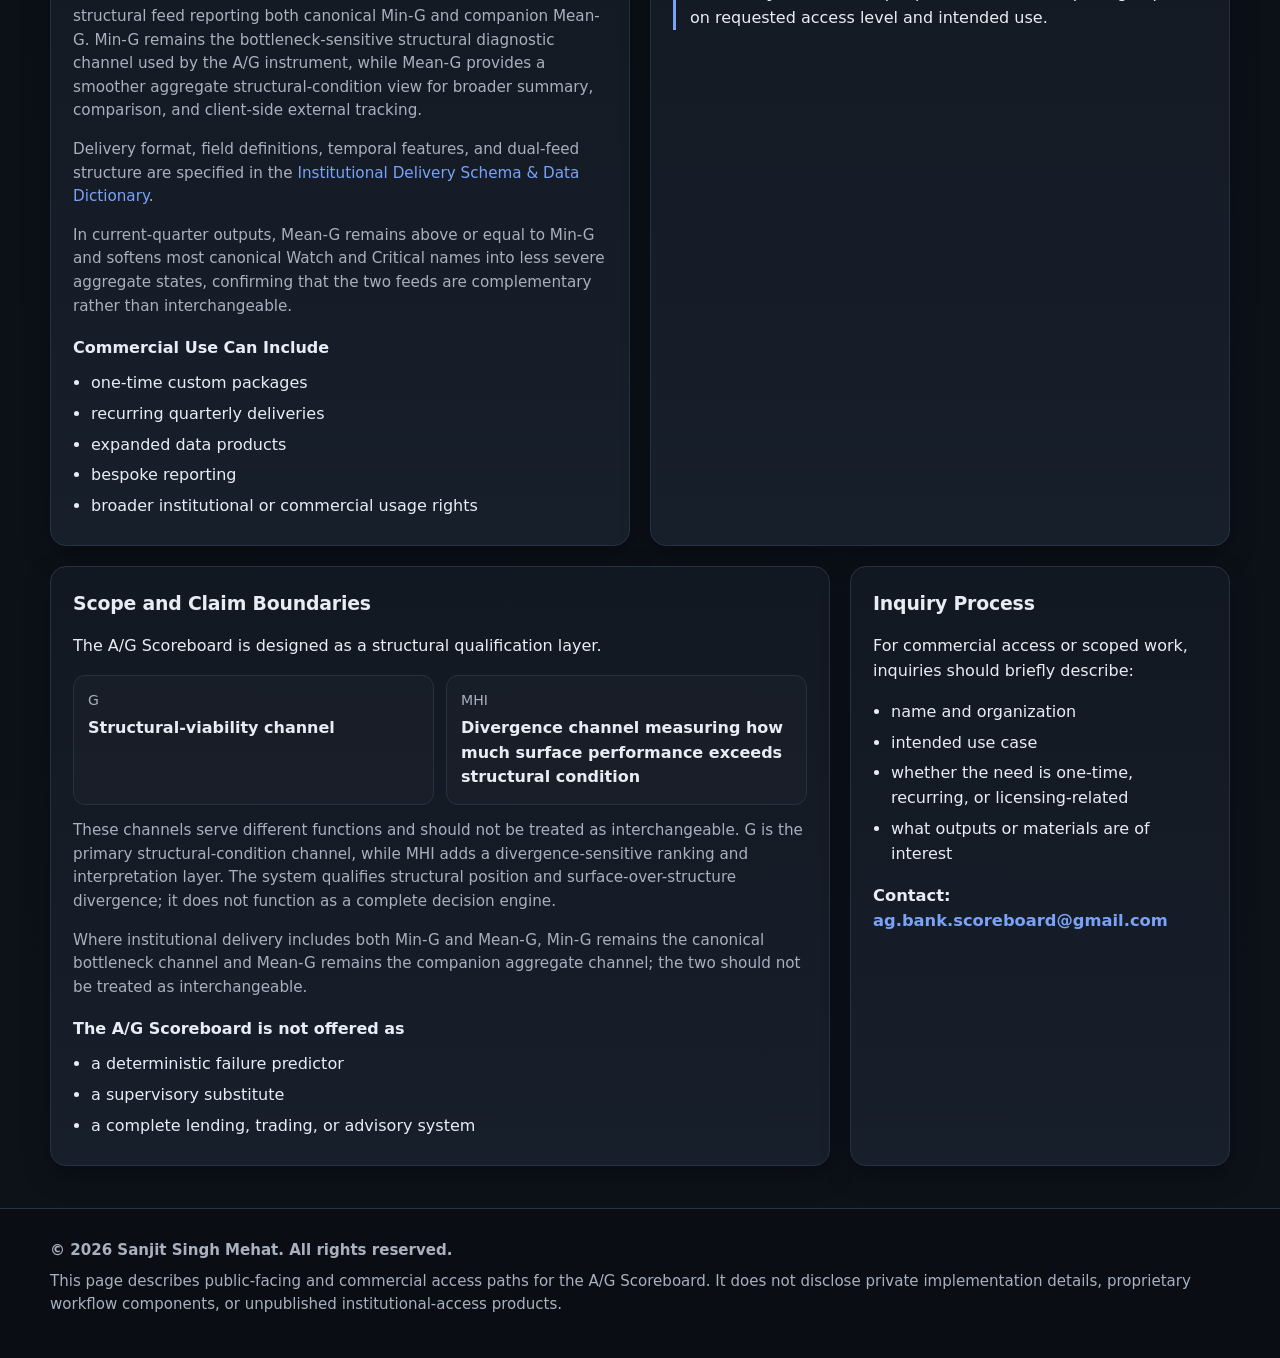
<file: ag_products_services.html>
<!DOCTYPE html>
<html lang="en">
<head>
  <meta charset="utf-8" />
  <meta name="viewport" content="width=device-width, initial-scale=1" />
  <title>A/G Scoreboard — Products &amp; Services</title>
  <style>
    :root{
      --bg:#0b0f14;
      --panel:#121821;
      --panel-2:#171f2b;
      --border:#273142;
      --text:#e8edf5;
      --muted:#a9b0be;
      --accent:#7aa2f7;
      --accent-2:#76c893;
      --warn:#ffd166;
      --shadow:0 10px 28px rgba(0,0,0,.28);
      --radius:16px;
      --radius-sm:12px;
      --container:1180px;
    }
    *{box-sizing:border-box}
    html,body{margin:0;padding:0;background:linear-gradient(180deg,#0a0f15 0%, #0d1219 100%);color:var(--text);font:16px/1.55 Inter, ui-sans-serif, system-ui, -apple-system, Segoe UI, Roboto, Helvetica, Arial, sans-serif}
    a{color:var(--accent);text-decoration:none}
    a:hover{text-decoration:underline}
    .page-header{
      border-bottom:1px solid var(--border);
      background:rgba(8,12,18,.85);
      backdrop-filter: blur(8px);
      position:sticky;top:0;z-index:10;
    }
    .header-inner,.container,.legal-footer-inner{
      width:min(calc(100% - 32px),var(--container));
      margin:0 auto;
    }
    .header-inner{
      display:flex;gap:20px;justify-content:space-between;align-items:flex-start;
      padding:20px 0 18px;
    }
    h1{margin:0 0 6px;font-size:clamp(1.9rem,3vw,2.6rem);line-height:1.08;letter-spacing:-.02em}
    .subhead{margin:0;color:var(--muted);max-width:780px}
    .header-meta{
      display:flex;gap:12px;align-items:center;flex-wrap:wrap;justify-content:flex-end;
      color:var(--muted);font-size:.95rem
    }
    .nav-link,.badge{
      display:inline-flex;align-items:center;gap:8px;border:1px solid var(--border);
      background:var(--panel);padding:9px 12px;border-radius:999px;white-space:nowrap
    }
    .badge strong{color:var(--text)}
    main.container{padding:28px 0 42px}
    .hero{
      display:grid;grid-template-columns:1.35fr .85fr;gap:20px;margin-bottom:22px;
    }
    .panel{
      background:linear-gradient(180deg,var(--panel) 0%, var(--panel-2) 100%);
      border:1px solid var(--border);border-radius:var(--radius);box-shadow:var(--shadow);
      padding:22px 22px 20px;
    }
    .panel h2{margin:0 0 12px;font-size:1.18rem;letter-spacing:-.01em}
    .panel h3{margin:0 0 10px;font-size:1rem}
    .lede{font-size:1.03rem;margin:0;color:var(--text)}
    .mini-note{margin-top:12px;color:var(--muted);font-size:.95rem}
    .status-list{display:grid;gap:10px;margin:0;padding:0;list-style:none}
    .status-item{
      display:flex;gap:12px;align-items:flex-start;padding:12px 14px;background:rgba(255,255,255,.02);
      border:1px solid var(--border);border-radius:var(--radius-sm)
    }
    .dot{width:10px;height:10px;border-radius:999px;flex:0 0 10px;margin-top:7px}
    .dot.a{background:var(--accent)}
    .dot.b{background:var(--accent-2)}
    .dot.c{background:var(--warn)}
    .section-grid{
      display:grid;grid-template-columns:repeat(12,1fr);gap:20px;margin-top:20px
    }
    .span-12{grid-column:span 12}
    .span-8{grid-column:span 8}
    .span-6{grid-column:span 6}
    .span-4{grid-column:span 4}
    .offer-grid{
      display:grid;grid-template-columns:repeat(2,minmax(0,1fr));gap:16px
    }
    .offer-card{
      padding:18px;background:rgba(255,255,255,.02);border:1px solid var(--border);border-radius:14px
    }
    .offer-card h3{margin:0 0 8px}
    .offer-card p{margin:0;color:var(--muted)}
    .eyebrow{
      display:inline-block;margin:0 0 10px;color:var(--accent);font-size:.84rem;
      letter-spacing:.08em;text-transform:uppercase
    }
    .list{margin:10px 0 0 0;padding-left:18px}
    .list li{margin:6px 0}
    .boundary-box{border-left:3px solid var(--accent);padding-left:14px;margin:14px 0 12px}
    .small-cards{display:grid;grid-template-columns:repeat(2,minmax(0,1fr));gap:12px}
    .small-card{background:rgba(255,255,255,.02);border:1px solid var(--border);border-radius:12px;padding:14px}
    .small-card .k{display:block;color:var(--muted);font-size:.88rem;margin-bottom:4px}
    .small-card .v{font-weight:600}
    .legal-footer{border-top:1px solid var(--border);background:#0a0e14}
    .legal-footer-inner{padding:22px 0 34px;color:var(--muted);font-size:.94rem}
    .legal-footer p{margin:8px 0}
    .contact{font-size:1.02rem;font-weight:600}
    @media (max-width: 980px){
      .hero,.offer-grid{grid-template-columns:1fr}
      .span-8,.span-6,.span-4{grid-column:span 12}
      .header-inner{flex-direction:column}
      .header-meta{justify-content:flex-start}
      .small-cards{grid-template-columns:1fr}
    }
  </style>
</head>
<body>
  <header class="page-header">
    <div class="header-inner">
      <div>
        <h1>A/G Scoreboard — Products &amp; Services</h1>
        <p class="subhead">Public-data structural viability monitoring and divergence-qualified bank ranking across FDIC-insured banks.</p>
      </div>
      <div class="header-meta">
        <a class="nav-link" href="index.html">Back to Dashboard</a>
        <a class="nav-link" href="licensing.html">Commercial Licensing</a>
        <a class="nav-link" href="ag_institutional_delivery_schema.html">Institutional Schema</a>
        <span class="badge"><strong>Positioning:</strong> structural qualification layer</span>
      </div>
    </div>
  </header>

  <main class="container">
    <section class="hero">
      <div class="panel">
        <span class="eyebrow">Overview</span>
        <p class="lede">
          The A/G Scoreboard is an independent public-data bank monitoring system built from FDIC Call Report data.
          It separates structural viability (G) from performed-health divergence (MHI) in order to support bank ranking,
          monitoring, and structural qualification across FDIC-insured institutions.
        </p>
        <p class="mini-note">
          It is not presented as a deterministic failure predictor and does not replace supervisory or proprietary models.
        </p>
      </div>

      <aside class="panel">
        <h2>At a Glance</h2>
        <ul class="status-list">
          <li class="status-item">
            <span class="dot a"></span>
            <div><strong>Public-data basis</strong><br><span class="subhead">Built from FDIC Call Report data, with public-facing outputs and supporting documentation.</span></div>
          </li>
          <li class="status-item">
            <span class="dot b"></span>
            <div><strong>Scoped access model</strong><br><span class="subhead">Public dashboard, documentation, one-time scoped work, recurring delivery, and commercial licensing.</span></div>
          </li>
          <li class="status-item">
            <span class="dot c"></span>
            <div><strong>Dual structural feed</strong><br><span class="subhead">Institutional access can include both canonical Min-G and companion Mean-G reporting.</span></div>
          </li>
        </ul>
      </aside>
    </section>

    <section class="panel span-12">
      <h2>Current Offerings</h2>
      <div class="offer-grid">
        <article class="offer-card">
          <h3>Public Dashboard</h3>
          <p>
            The public dashboard provides current-quarter A/G Scoreboard outputs across FDIC-insured banks, including summary statistics,
            ranked Critical and Watch tables, historical trend views, cohort breakdowns, validation highlights, and data provenance.
          </p>
          <p class="mini-note">Public access is for informational, research, and non-commercial use.</p>
        </article>

        <article class="offer-card">
          <h3>Technical Documentation &amp; Validation Materials</h3>
          <p>
            The public package includes the Technical Brief and supporting materials covering system construction,
            claim boundaries, validation logic, and current evidence.
          </p>
          <p class="mini-note">Supporting materials may include audit memos, case notes, anchor sets, operator notes, and benchmark comparisons.</p>
        </article>

        <article class="offer-card">
          <h3>One-Time Custom Package</h3>
          <p>
            One-time custom work is available for users who need a scoped output rather than recurring access. Depending on the use case,
            this may include selected rankings, current-quarter monitoring outputs, supporting charts, and tailored reporting drawn from
            the scored bank universe and historical ledger.
          </p>
        </article>

        <article class="offer-card">
          <h3>Recurring Quarterly Delivery</h3>
          <p>
            Recurring quarterly delivery is available for users who want ongoing monitoring rather than a one-time snapshot. Depending on scope,
            this may include ranked monitoring tables, tier migration, trend summaries, and other agreed outputs based on the latest-quarter
            system state and historical context.
          </p>
          <p class="mini-note">Institutional delivery can include a dual structural feed reporting both canonical Min-G and companion Mean-G, together with documented field definitions and temporal features in the <a href="ag_institutional_delivery_schema.html">Institutional Delivery Schema &amp; Data Dictionary</a>.</p>
        </article>
      </div>
    </section>

    <section class="section-grid">
      <section class="panel span-6">
        <h2>Institutional / Commercial License</h2>
        <p>
          Commercial or institutional use of the A/G Scoreboard, its displayed outputs, and any expanded data products
          requires a commercial license or prior written permission.
        </p>
        <p class="mini-note">Scope depends on intended use, access level, and delivery requirements.</p>

        <p class="mini-note">
          Depending on scope, institutional access may include a dual structural feed reporting both canonical Min-G and companion Mean-G.
          Min-G remains the bottleneck-sensitive structural diagnostic channel used by the A/G instrument, while Mean-G provides a smoother aggregate structural-condition view for broader summary, comparison, and client-side external tracking.
        </p>
        <p class="mini-note">
          Delivery format, field definitions, temporal features, and dual-feed structure are specified in the
          <a href="ag_institutional_delivery_schema.html">Institutional Delivery Schema &amp; Data Dictionary</a>.
        </p>
        <p class="mini-note">
          In current-quarter outputs, Mean-G remains above or equal to Min-G and softens most canonical Watch and Critical names into less severe aggregate states, confirming that the two feeds are complementary rather than interchangeable.
        </p>

        <h3 style="margin-top:18px;">Commercial Use Can Include</h3>
        <ul class="list">
          <li>one-time custom packages</li>
          <li>recurring quarterly deliveries</li>
          <li>expanded data products</li>
          <li>bespoke reporting</li>
          <li>broader institutional or commercial usage rights</li>
        </ul>
      </section>

      <section class="panel span-6">
        <h2>Examples of Commercial Use</h2>
        <ul class="list">
          <li>institutional use in risk, trading, lending, or advisory workflows</li>
          <li>redistribution to clients or internal teams</li>
          <li>bulk extraction or automated scraping</li>
          <li>use of recurring deliveries or bespoke reporting for commercial purposes</li>
        </ul>

        <div class="boundary-box">
          <strong>Boundary marker:</strong> scope, permitted use, and pricing depend on requested access level and intended use.
        </div>
      </section>

      <section class="panel span-8">
        <h2>Scope and Claim Boundaries</h2>
        <p>The A/G Scoreboard is designed as a structural qualification layer.</p>

        <div class="small-cards">
          <div class="small-card">
            <span class="k">G</span>
            <div class="v">Structural-viability channel</div>
          </div>
          <div class="small-card">
            <span class="k">MHI</span>
            <div class="v">Divergence channel measuring how much surface performance exceeds structural condition</div>
          </div>
        </div>

        <p class="mini-note" style="margin-top:14px;">
          These channels serve different functions and should not be treated as interchangeable. G is the primary structural-condition channel,
          while MHI adds a divergence-sensitive ranking and interpretation layer. The system qualifies structural position and
          surface-over-structure divergence; it does not function as a complete decision engine.
        </p>
        <p class="mini-note" style="margin-top:14px;">
          Where institutional delivery includes both Min-G and Mean-G, Min-G remains the canonical bottleneck channel and Mean-G remains the companion aggregate channel; the two should not be treated as interchangeable.
        </p>

        <h3 style="margin-top:18px;">The A/G Scoreboard is not offered as</h3>
        <ul class="list">
          <li>a deterministic failure predictor</li>
          <li>a supervisory substitute</li>
          <li>a complete lending, trading, or advisory system</li>
        </ul>
      </section>

      <section class="panel span-4">
        <h2>Inquiry Process</h2>
        <p>For commercial access or scoped work, inquiries should briefly describe:</p>
        <ul class="list">
          <li>name and organization</li>
          <li>intended use case</li>
          <li>whether the need is one-time, recurring, or licensing-related</li>
          <li>what outputs or materials are of interest</li>
        </ul>

        <p class="contact" style="margin-top:16px;">
          Contact: <a href="mailto:ag.bank.scoreboard@gmail.com">ag.bank.scoreboard@gmail.com</a>
        </p>
      </section>
    </section>
  </main>

  <footer class="legal-footer">
    <div class="legal-footer-inner">
      <p><strong>&copy; 2026 Sanjit Singh Mehat. All rights reserved.</strong></p>
      <p>
        This page describes public-facing and commercial access paths for the A/G Scoreboard. It does not disclose private implementation details, proprietary workflow components, or unpublished institutional-access products.
      </p>
    </div>
  </footer>
</body>
</html>
</file>
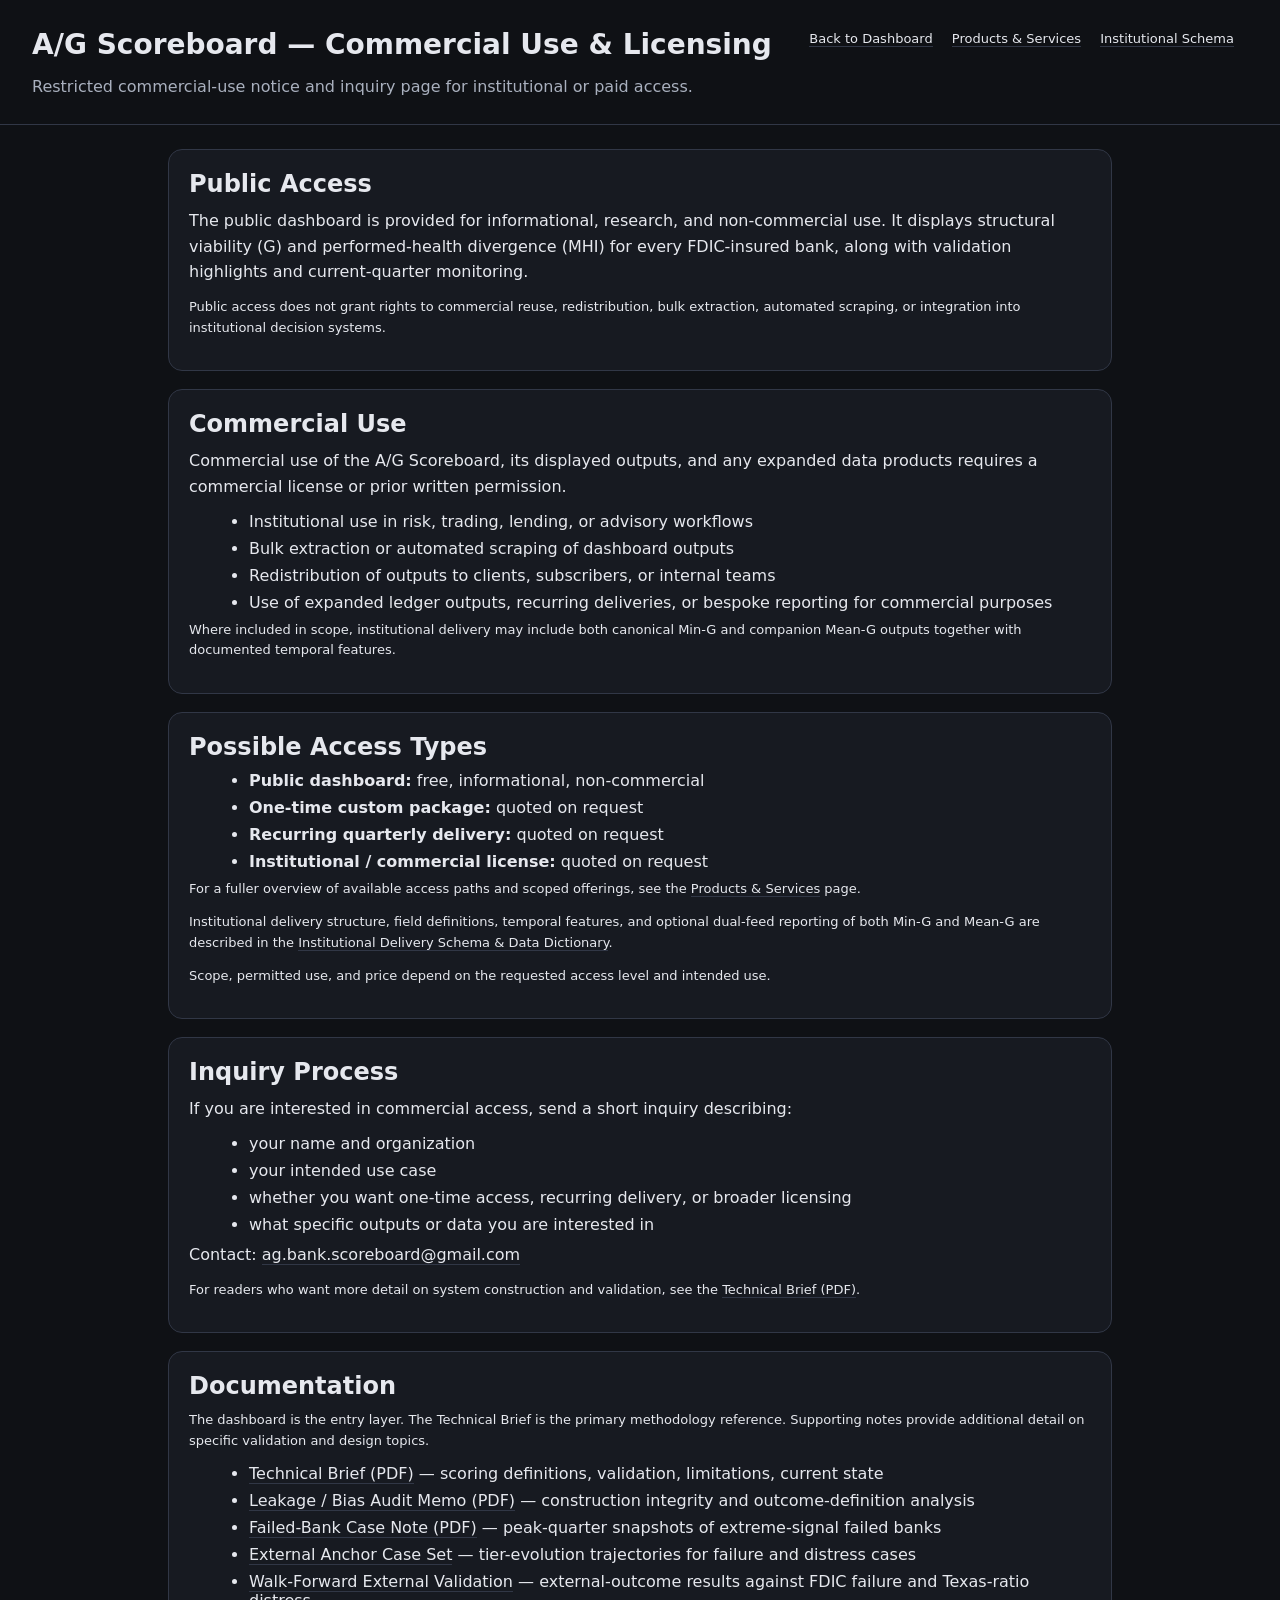
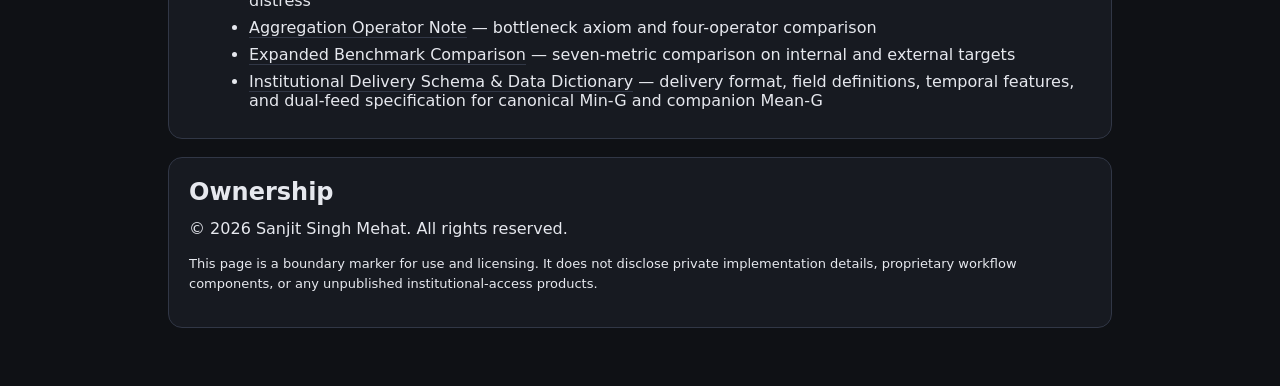
<file: licensing.html>
<!doctype html>
<html lang="en">
<head>
  <meta charset="utf-8" />
  <meta name="viewport" content="width=device-width,initial-scale=1" />
  <title>A/G Scoreboard — Commercial Use & Licensing</title>
  <link rel="stylesheet" href="styles.css" />
</head>
<body>
  <header class="page-header">
    <div>
      <h1>A/G Scoreboard — Commercial Use & Licensing</h1>
      <p class="subhead">Restricted commercial-use notice and inquiry page for institutional or paid access.</p>
    </div>
    <div class="header-meta">
       <a class="nav-link" href="index.html">Back to Dashboard</a>
       <a class="nav-link" href="ag_products_services.html">Products &amp; Services</a>
       <a class="nav-link" href="ag_institutional_delivery_schema.html">Institutional Schema</a>
    </div>
  </header>

  <main class="licensing-wrap">
    <section class="licensing-card">
      <h2>Public Access</h2>
      <p>
        The public dashboard is provided for informational, research, and non-commercial use.
        It displays structural viability (G) and performed-health divergence (MHI) for every FDIC-insured bank, along with validation highlights and current-quarter monitoring.
      </p>
      <p class="licensing-note">
        Public access does not grant rights to commercial reuse, redistribution, bulk extraction, automated scraping,
        or integration into institutional decision systems.
      </p>
    </section>

    <section class="licensing-card">
      <h2>Commercial Use</h2>
      <p>
        Commercial use of the A/G Scoreboard, its displayed outputs, and any expanded data products requires a commercial
        license or prior written permission.
      </p>
      <ul>
        <li>Institutional use in risk, trading, lending, or advisory workflows</li>
        <li>Bulk extraction or automated scraping of dashboard outputs</li>
        <li>Redistribution of outputs to clients, subscribers, or internal teams</li>
        <li>Use of expanded ledger outputs, recurring deliveries, or bespoke reporting for commercial purposes</li>
      </ul>
      <p class="licensing-note">
        Where included in scope, institutional delivery may include both canonical Min-G and companion Mean-G outputs together with documented temporal features.
      </p>
    </section>

    <section class="licensing-card">
      <h2>Possible Access Types</h2>
      <ul>
        <li><strong>Public dashboard:</strong> free, informational, non-commercial</li>
        <li><strong>One-time custom package:</strong> quoted on request</li>
        <li><strong>Recurring quarterly delivery:</strong> quoted on request</li>
        <li><strong>Institutional / commercial license:</strong> quoted on request</li>
      </ul>
      <p class="licensing-note">
         For a fuller overview of available access paths and scoped offerings, see the
         <a class="inline-link" href="ag_products_services.html">Products &amp; Services</a> page.
      </p>
      <p class="licensing-note">
        Institutional delivery structure, field definitions, temporal features, and optional dual-feed reporting of both Min-G and Mean-G are described in the
        <a class="inline-link" href="ag_institutional_delivery_schema.html">Institutional Delivery Schema &amp; Data Dictionary</a>.
      </p>
      <p class="licensing-note">
        Scope, permitted use, and price depend on the requested access level and intended use.
      </p>
    </section>

    <section class="licensing-card">
      <h2>Inquiry Process</h2>
      <p>
        If you are interested in commercial access, send a short inquiry describing:
      </p>
      <ul>
        <li>your name and organization</li>
        <li>your intended use case</li>
        <li>whether you want one-time access, recurring delivery, or broader licensing</li>
        <li>what specific outputs or data you are interested in</li>
      </ul>
      <p>
        Contact:
        <a class="inline-link" href="mailto:ag.bank.scoreboard@gmail.com">ag.bank.scoreboard@gmail.com</a>
      </p>
      <p class="licensing-note">
        For readers who want more detail on system construction and validation, see the
        <a class="inline-link" href="Technical%20Brief%20(Updated).pdf">Technical Brief (PDF)</a>.
      </p>
    </section>

    <section class="licensing-card">
      <h2>Documentation</h2>
      <p class="licensing-note">
        The dashboard is the entry layer. The Technical Brief is the primary methodology reference.
        Supporting notes provide additional detail on specific validation and design topics.
      </p>
      <ul>
        <li><a class="inline-link" href="Technical%20Brief%20(Updated).pdf">Technical Brief (PDF)</a> — scoring definitions, validation, limitations, current state</li>
        <li><a class="inline-link" href="AG%20Leakage%20Bias%20Audit%20Memo.pdf">Leakage / Bias Audit Memo (PDF)</a> — construction integrity and outcome-definition analysis</li>
        <li><a class="inline-link" href="FAILED_BANK_CASE_NOTE.pdf">Failed-Bank Case Note (PDF)</a> — peak-quarter snapshots of extreme-signal failed banks</li>
        <li><a class="inline-link" href="EXTERNAL_ANCHOR_CASE_SET.md">External Anchor Case Set</a> — tier-evolution trajectories for failure and distress cases</li>
        <li><a class="inline-link" href="WALKFORWARD_EXTERNAL_VALIDATION.md">Walk-Forward External Validation</a> — external-outcome results against FDIC failure and Texas-ratio distress</li>
        <li><a class="inline-link" href="AGGREGATION_OPERATOR_NOTE.md">Aggregation Operator Note</a> — bottleneck axiom and four-operator comparison</li>
        <li><a class="inline-link" href="BENCHMARK_EXPANSION_NOTE.md">Expanded Benchmark Comparison</a> — seven-metric comparison on internal and external targets</li>
        <li><a class="inline-link" href="ag_institutional_delivery_schema.html">Institutional Delivery Schema &amp; Data Dictionary</a> — delivery format, field definitions, temporal features, and dual-feed specification for canonical Min-G and companion Mean-G</li>
      </ul>
    </section>

    <section class="licensing-card">
      <h2>Ownership</h2>
      <p>
        &copy; 2026 Sanjit Singh Mehat. All rights reserved.
      </p>
      <p class="licensing-note">
        This page is a boundary marker for use and licensing. It does not disclose private implementation details,
        proprietary workflow components, or any unpublished institutional-access products.
      </p>
    </section>
  </main>
</body>
</html>
</file>
<file: styles.css>
:root{
  --bg:#0f1115; --panel:#171a21; --panel2:#1d212a; --text:#e6e8ee; --muted:#a9b0be;
  --line:#313746; --good:#76c893; --warn:#ffd166; --bad:#ef476f; --accent:#7aa2f7; --accent2:#9bffce;
}
*{box-sizing:border-box}
body{margin:0;font-family:ui-sans-serif,system-ui,-apple-system,Segoe UI,Roboto,Helvetica,Arial,sans-serif;background:var(--bg);color:var(--text)}
.page-header{display:flex;justify-content:space-between;gap:24px;align-items:flex-start;padding:28px 32px 12px;border-bottom:1px solid var(--line)}
h1,h2,h3{margin:0 0 10px}
h1{font-size:28px}
.subhead,.small,.meta-row,.chart-note{color:var(--muted)}
.container{max-width:1400px;margin:0 auto;padding:18px}
.panel{background:var(--panel);border:1px solid var(--line);border-radius:14px;padding:18px;margin-bottom:18px}
.page-footer{max-width:1400px;margin:0 auto 24px;padding:0 18px}
.footer-card{background:#13161d;border:1px solid var(--line);border-radius:14px;padding:16px;color:var(--muted)}
.footer-card + .footer-card{margin-top:12px}
.stats-grid{display:grid;grid-template-columns:repeat(auto-fit,minmax(160px,1fr));gap:12px}
.stat,.card{background:var(--panel2);border:1px solid var(--line);border-radius:10px;padding:12px}
.stat .label{color:var(--muted);font-size:13px}
.stat .value{font-size:24px;font-weight:700;margin-top:5px}
.chart-grid,.tables-grid,.validation-grid{display:grid;gap:16px}
.chart-grid,.tables-grid{grid-template-columns:1fr 1fr}
.validation-grid{grid-template-columns:1.2fr 1fr 1fr}
.chart{width:100%;height:auto;background:var(--panel2);border:1px solid var(--line);border-radius:10px}
.chart.tall{min-height:320px}
.chart.smallchart{min-height:220px}
.chart-note{font-size:12px;margin:0 0 8px 2px}
table{width:100%;border-collapse:collapse;font-size:13px}
th,td{border-bottom:1px solid var(--line);padding:7px 8px;text-align:left;vertical-align:top}
th{color:var(--muted);font-weight:600;position:sticky;top:0;background:var(--panel2)}
.table-wrap{max-height:360px;overflow:auto;background:var(--panel2);border:1px solid var(--line);border-radius:10px}
.interp{margin-top:16px;background:var(--panel2);border:1px solid var(--line);border-radius:10px;padding:12px}
.downloads{margin:0;padding-left:20px}
.badge{display:inline-block;padding:2px 8px;border-radius:999px;font-size:12px;background:#232838;border:1px solid var(--line)}
.ok{color:var(--good)} .warn{color:var(--warn)} .bad{color:var(--bad)}
.metrics-row{display:grid;grid-template-columns:repeat(auto-fit,minmax(135px,1fr));gap:10px}
.metric-card{background:#1a2030;padding:12px;border:1px solid var(--line);border-left:4px solid var(--accent);border-radius:8px}
.metric-card .value{font-size:1.35em;font-weight:700;color:var(--text)}
.metric-card .label{font-size:.78em;color:var(--muted);text-transform:uppercase}
.metric-card .sub{font-size:.84em;color:var(--text);margin-top:4px}
.anchor-card{border-color:#2c4857; box-shadow: inset 0 0 0 1px rgba(122,162,247,.15)}
.anchor-highlight{display:grid;grid-template-columns:1fr 1fr;gap:10px;margin:8px 0 10px}
.anchor-box{background:#18232a;border:1px solid #2c4857;border-left:4px solid var(--accent2);border-radius:8px;padding:10px}
.anchor-box .value{font-size:1.25em;font-weight:700}
.anchor-box .label{font-size:.78em;color:var(--muted);text-transform:uppercase}
.padtop{padding-top:8px}
.compact th,.compact td{font-size:12px;padding:6px 7px}
.col-nowrap{white-space:nowrap}
.col-binding{max-width:165px;white-space:nowrap;overflow:hidden;text-overflow:ellipsis}
.col-name{white-space:nowrap;max-width:220px;overflow:hidden;text-overflow:ellipsis}
.baseline-matrix-wrap{margin-top:16px}
.prose-line{margin:0 0 10px}
.legal-footer {
  max-width: 1400px;
  margin: 0 auto 28px;
  padding: 0 18px 18px;
}
.legal-footer p {
  margin: 0 0 8px;
  color: var(--muted);
  font-size: 12px;
  line-height: 1.5;
}
.legal-footer a {
  color: var(--text);
  text-decoration: none;
  border-bottom: 1px solid var(--line);
}
.legal-footer a:hover {
  color: var(--accent);
}
@media (max-width:1100px){.validation-grid,.anchor-highlight{grid-template-columns:1fr}}
@media (max-width:980px){.chart-grid,.tables-grid,.page-header{grid-template-columns:1fr;display:grid}}


.nav-link{
  color: var(--text);
  text-decoration:none;
  border-bottom:1px solid var(--line);
  margin-right:14px;
  font-size:13px;
}
.nav-link:hover{ color: var(--accent); }

.licensing-wrap{
  max-width: 980px;
  margin: 0 auto;
  padding: 24px 18px 40px;
}
.licensing-card{
  background: var(--panel);
  border:1px solid var(--line);
  border-radius:14px;
  padding:20px;
  margin-bottom:18px;
}
.licensing-card p{
  color: var(--text);
  line-height:1.6;
  margin:0 0 12px;
}
.licensing-card ul{
  margin: 0 0 8px 20px;
  color: var(--text);
}
.licensing-card li{
  margin: 0 0 8px;
}
.licensing-note{
  color: var(--muted);
  font-size: 13px;
}
.inline-link{
  color: var(--text);
  text-decoration:none;
  border-bottom:1px solid var(--line);
}
.inline-link:hover{ color: var(--accent); }
.brief-link-row + .brief-link-row {
  margin-top: 6px;
}
.tag-internal,.tag-external{
  display:inline-block;font-size:9px;font-weight:700;text-transform:uppercase;
  letter-spacing:.05em;padding:1px 5px;border-radius:3px;vertical-align:middle;margin-left:4px;
}
.tag-internal{background:#2a2415;color:#ffd166;border:1px solid #4a3d1a}
.tag-external{background:#152a1f;color:#76c893;border:1px solid #1a4a2d}
</file>
